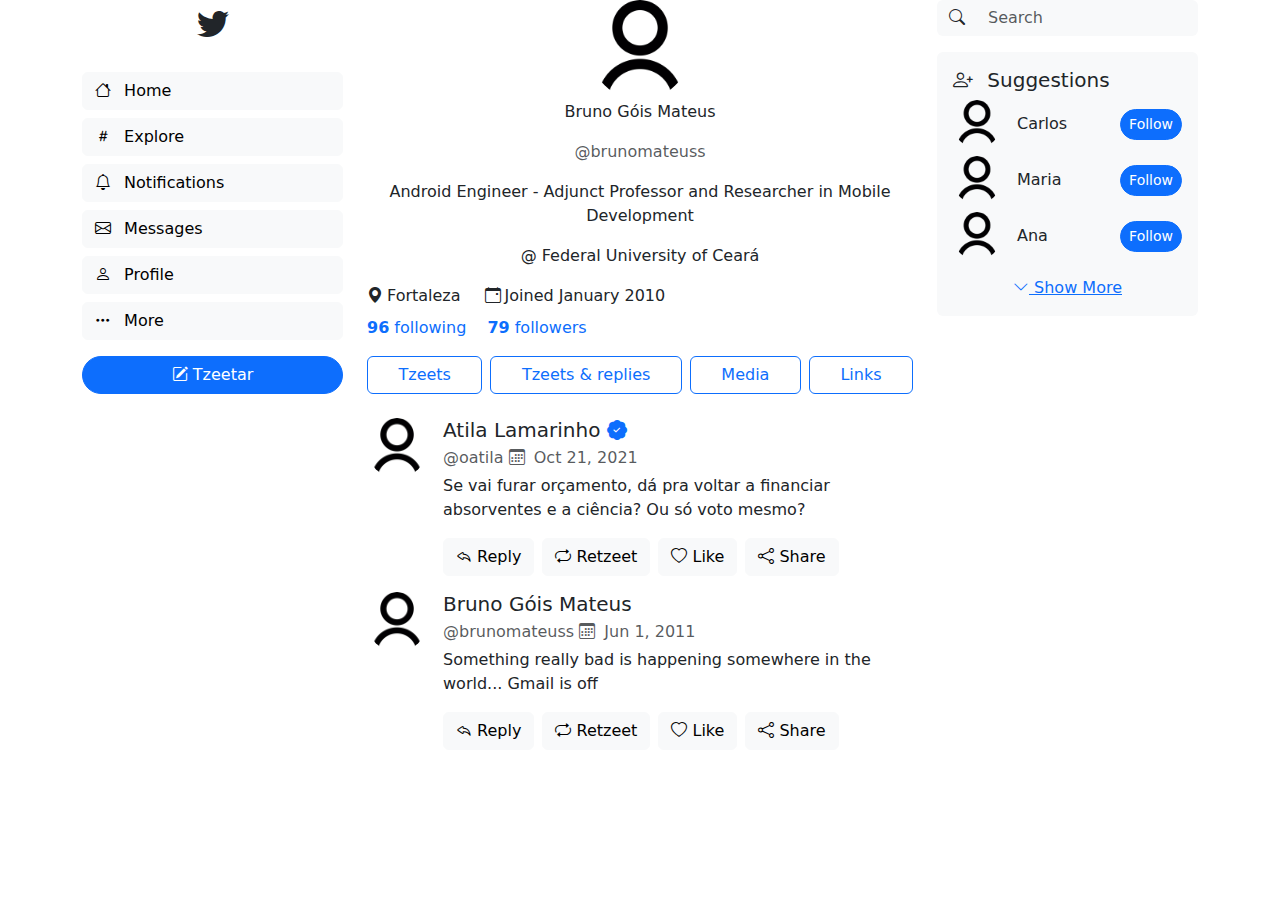
<file: Nova pasta (2)/index2-2.html>
<!DOCTYPE html>
<html lang="en">
<head>
    <meta charset="UTF-8">
    <meta name="viewport" content="width=device-width, initial-scale=1.0">
    <link href="https://cdn.jsdelivr.net/npm/bootstrap@5.3.0-alpha1/dist/css/bootstrap.min.css" rel="stylesheet">
    <link href="https://cdn.jsdelivr.net/npm/bootstrap-icons/font/bootstrap-icons.css" rel="stylesheet">
    <title>Tzeeter</title>
</head>
<body>
    <div class="container">
        <div class="row">
            <!-- Coluna Esquerda -->
            <nav class="col-lg-3 d-none d-lg-block">
                <div class="d-grid gap-2">
                    <!-- Ícone do pássaro no topo -->
                    <div class="text-center mb-3">
                        <i class="bi bi-twitter" style="font-size: 2rem;"></i>
                    </div>
                    <button class="btn btn-light text-start">
                        <i class="bi bi-house me-2"></i> 
                        <span class="d-none d-md-inline">Home</span>
                    </button>
                    <button class="btn btn-light text-start">
                        <i class="bi bi-hash me-2"></i> 
                        <span class="d-none d-md-inline">Explore</span>
                    </button>
                    <button class="btn btn-light text-start">
                        <i class="bi bi-bell me-2"></i> 
                        <span class="d-none d-md-inline">Notifications</span>
                    </button>
                    <button class="btn btn-light text-start">
                        <i class="bi bi-envelope me-2"></i> 
                        <span class="d-none d-md-inline">Messages</span>
                    </button>
                    <button class="btn btn-light text-start">
                        <i class="bi bi-person me-2"></i> 
                        <span class="d-none d-md-inline">Profile</span>
                    </button>
                    <button class="btn btn-light text-start">
                        <i class="bi bi-three-dots me-2"></i> 
                        <span class="d-none d-md-inline">More</span>
                    </button>
                </div>
                
                <!-- Botão de Tzeetar -->
                <button class="btn btn-primary w-100 rounded-pill mt-3">
                    <i class="bi bi-pencil-square"></i> 
                    <span class="d-none d-md-inline">Tzeetar</span>
                </button>
            </nav>

            <!-- Coluna Central -->
            <main class="col-lg-6">
                <section class="profile-description text-center">
                    <div class="user-profile">
                        <figure class="profile-picture">
                            <img src="usuario.jpeg" alt="Foto de Perfil" 
                            class="rounded-circle" 
                            style="width: 100px; height: 100px; object-fit: cover; display: block; margin: 0 auto;">

                            <figcaption class="user-name">Bruno Góis Mateus</figcaption>
                        </figure>
                    </div>

                    <div class="profile-info mt-3">
                        <p class="text-muted">@brunomateuss</p>
                        <p>Android Engineer - Adjunct Professor and Researcher in Mobile Development</p>
                        <p>@ Federal University of Ceará</p>
                        
                        <div class="profile-details mt-2 d-flex align-items-center">
                            <span class="d-flex align-items-center me-4">
                                <i class="bi bi-geo-alt-fill me-1"></i> Fortaleza
                            </span>
                            <span class="d-flex align-items-center">
                                <i class="bi bi-calendar-event me-1"></i> Joined January 2010
                            </span>
                        </div>

                        <div class="profile-follow mt-2 text-start">
                            <a href="#" class="me-3 text-decoration-none">
                                <strong>96</strong> following
                            </a>
                            <a href="#" class="text-decoration-none">
                                <strong>79</strong> followers
                            </a>
                        </div>

                        <!-- Botões: Tzeets, Tzeets & replies, Media, Links -->
                        <div class="profile-tabs mt-3 mb-4 d-flex justify-content-between">
                            <button class="btn btn-outline-primary flex-grow-1 me-2">Tzeets</button>
                            <button class="btn btn-outline-primary flex-grow-1 me-2">Tzeets & replies</button>
                            <button class="btn btn-outline-primary flex-grow-1 me-2">Media</button>
                            <button class="btn btn-outline-primary flex-grow-1">Links</button>
                        </div>
                    </div>
                </section>
                
                <section>
                    <!-- Tweet 1 -->
                    <div class="d-flex mb-3">
                        <img src="usuario.jpeg" alt="Foto de Perfil" 
                        class="rounded-circle" 
                        style="width: 60px; height: 60px; object-fit: cover; display: block;">

                        <div class="ms-3">
                            <h5 class="mb-1">Atila Lamarinho <i class="bi bi-patch-check-fill text-primary"></i></h5>
                            <p class="mb-1 text-muted">@oatila <i class="bi bi-calendar3 me-1"></i> Oct 21, 2021</p>
                            <p>Se vai furar orçamento, dá pra voltar a financiar absorventes e a ciência? Ou só voto mesmo?</p>
                            <div class="d-flex">
                                <a href="#" class="btn btn-light me-2"><i class="bi bi-reply"></i> Reply</a>
                                <a href="#" class="btn btn-light me-2"><i class="bi bi-repeat"></i> Retzeet</a>
                                <a href="#" class="btn btn-light me-2"><i class="bi bi-heart"></i> Like</a>
                                <a href="#" class="btn btn-light"><i class="bi bi-share"></i> Share</a>
                            </div>
                        </div>
                    </div>
                    
                    <!-- Tweet 2 -->
                    <div class="d-flex mb-3">
                        <img src="usuario.jpeg" alt="Foto de Perfil" 
                            class="rounded-circle" 
                            style="width: 60px; height: 60px; object-fit: cover; display: block;">

                        <div class="ms-3">
                            <h5 class="mb-1">Bruno Góis Mateus</h5>
                            <p class="mb-1 text-muted">@brunomateuss <i class="bi bi-calendar3 me-1"></i> Jun 1, 2011</p>
                            <p>Something really bad is happening somewhere in the world... Gmail is off</p>
                            <div class="d-flex">
                                <a href="#" class="btn btn-light me-2"><i class="bi bi-reply"></i> Reply</a>
                                <a href="#" class="btn btn-light me-2"><i class="bi bi-repeat"></i> Retzeet</a>
                                <a href="#" class="btn btn-light me-2"><i class="bi bi-heart"></i> Like</a>
                                <a href="#" class="btn btn-light"><i class="bi bi-share"></i> Share</a>
                            </div>
                        </div>
                    </div>
                </section>
            </main>

            <!-- Coluna Direita -->
            <aside class="col-lg-3 d-none d-lg-block">
                <form class="mb-3">
                    <div class="input-group">
                        <span class="input-group-text bg-light border-0"><i class="bi bi-search"></i></span>
                        <input type="text" class="form-control border-0 bg-light" placeholder="Search">
                    </div>
                </form>
                <div class="bg-light p-3 rounded">
                    <h5><i class="bi bi-person-plus me-2"></i> Suggestions</h5>
                    
                    <!-- Sugestão 1 -->
                    <div class="d-flex align-items-center mb-2">
                        <img src="usuario.jpeg" alt="Carlos" class="rounded-circle" width="48">
                        <div class="ms-3 d-flex align-items-center justify-content-between w-100">
                            <h6 class="mb-0">Carlos</h6>
                            <button class="btn btn-primary btn-sm rounded-pill ms-2">Follow</button>
                        </div>
                    </div>
            
                    <!-- Sugestão 2 -->
                    <div class="d-flex align-items-center mb-2">
                        <img src="usuario.jpeg" alt="Maria" class="rounded-circle" width="48">
                        <div class="ms-3 d-flex align-items-center justify-content-between w-100">
                            <h6 class="mb-0">Maria</h6>
                            <button class="btn btn-primary btn-sm rounded-pill ms-2">Follow</button>
                        </div>
                    </div>
            
                    <!-- Sugestão 3 -->
                    <div class="d-flex align-items-center mb-2">
                        <img src="usuario.jpeg" alt="Ana" class="rounded-circle" width="48">
                        <div class="ms-3 d-flex align-items-center justify-content-between w-100">
                            <h6 class="mb-0">Ana</h6>
                            <button class="btn btn-primary btn-sm rounded-pill ms-2">Follow</button>
                        </div>
                    </div>
            
                    <!-- Mostrar Mais -->
                    <a href="#" class="d-block text-center mt-3"><i class="bi bi-chevron-down"></i> Show More</a>
                </div>
            </aside>
        </div>
    </div>

    <script src="https://cdn.jsdelivr.net/npm/bootstrap@5.3.0-alpha1/dist/js/bootstrap.bundle.min.js"></script>
</body>
</html>
</file>
